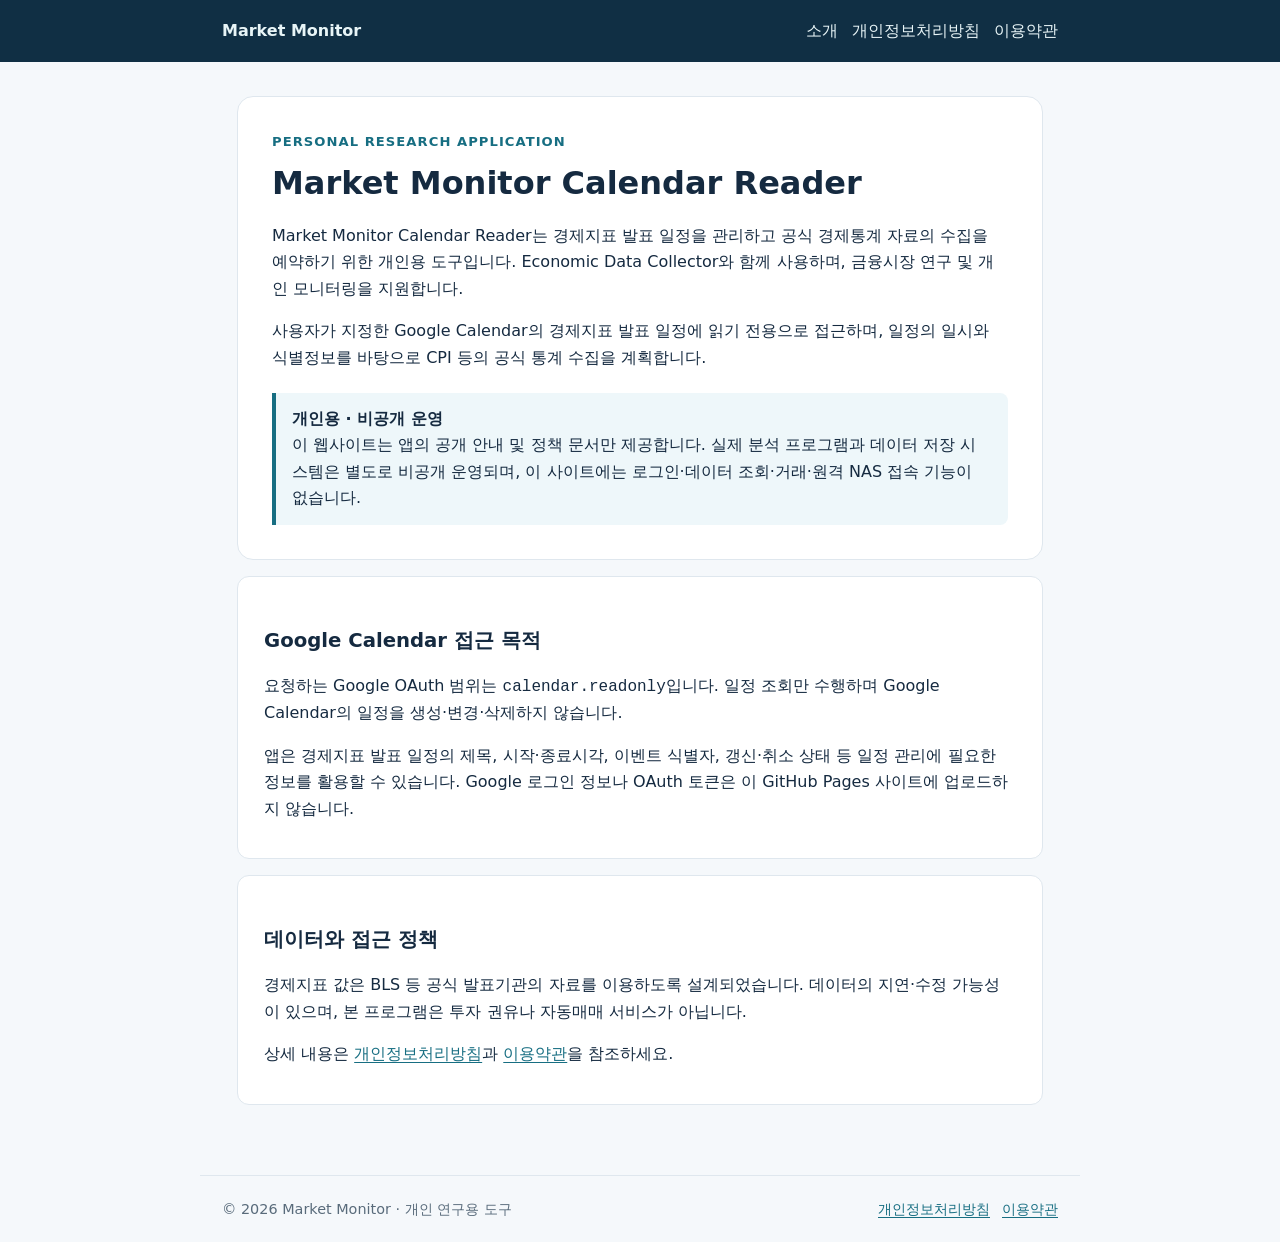
<file: index.html>
<!doctype html>
<html lang="ko">
<head>
<meta charset="utf-8">
<meta name="viewport" content="width=device-width,initial-scale=1">
<meta name="description" content="Market Monitor Calendar Reader 및 Economic Data Collector 개인용 애플리케이션 안내">
<title>Market Monitor Calendar Reader · 안내</title>
<link rel="stylesheet" href="style.css">
</head>
<body>
<header><div class="wrap"><a href="./"><strong>Market Monitor</strong></a><nav aria-label="메인 메뉴"><a href="./">소개</a><a href="privacy.html">개인정보처리방침</a><a href="terms.html">이용약관</a></nav></div></header>
<main>
<section class="hero">
<div class="eyebrow">Personal research application</div>
<h1>Market Monitor Calendar Reader</h1>
<p>Market Monitor Calendar Reader는 경제지표 발표 일정을 관리하고 공식 경제통계 자료의 수집을 예약하기 위한 개인용 도구입니다. Economic Data Collector와 함께 사용하며, 금융시장 연구 및 개인 모니터링을 지원합니다.</p>
<p>사용자가 지정한 Google Calendar의 경제지표 발표 일정에 읽기 전용으로 접근하며, 일정의 일시와 식별정보를 바탕으로 CPI 등의 공식 통계 수집을 계획합니다.</p>
<div class="notice"><strong>개인용 · 비공개 운영</strong><div>이 웹사이트는 앱의 공개 안내 및 정책 문서만 제공합니다. 실제 분석 프로그램과 데이터 저장 시스템은 별도로 비공개 운영되며, 이 사이트에는 로그인·데이터 조회·거래·원격 NAS 접속 기능이 없습니다.</div></div>
</section>
<section class="card"><h2>Google Calendar 접근 목적</h2><p>요청하는 Google OAuth 범위는 <code>calendar.readonly</code>입니다. 일정 조회만 수행하며 Google Calendar의 일정을 생성·변경·삭제하지 않습니다.</p><p>앱은 경제지표 발표 일정의 제목, 시작·종료시각, 이벤트 식별자, 갱신·취소 상태 등 일정 관리에 필요한 정보를 활용할 수 있습니다. Google 로그인 정보나 OAuth 토큰은 이 GitHub Pages 사이트에 업로드하지 않습니다.</p></section>
<section class="card"><h2>데이터와 접근 정책</h2><p>경제지표 값은 BLS 등 공식 발표기관의 자료를 이용하도록 설계되었습니다. 데이터의 지연·수정 가능성이 있으며, 본 프로그램은 투자 권유나 자동매매 서비스가 아닙니다.</p><p>상세 내용은 <a href="privacy.html">개인정보처리방침</a>과 <a href="terms.html">이용약관</a>을 참조하세요.</p></section>
</main>
<footer><span>© 2026 Market Monitor · 개인 연구용 도구</span><span><a href="privacy.html">개인정보처리방침</a><a href="terms.html">이용약관</a></span></footer>
</body>
</html>
</file>
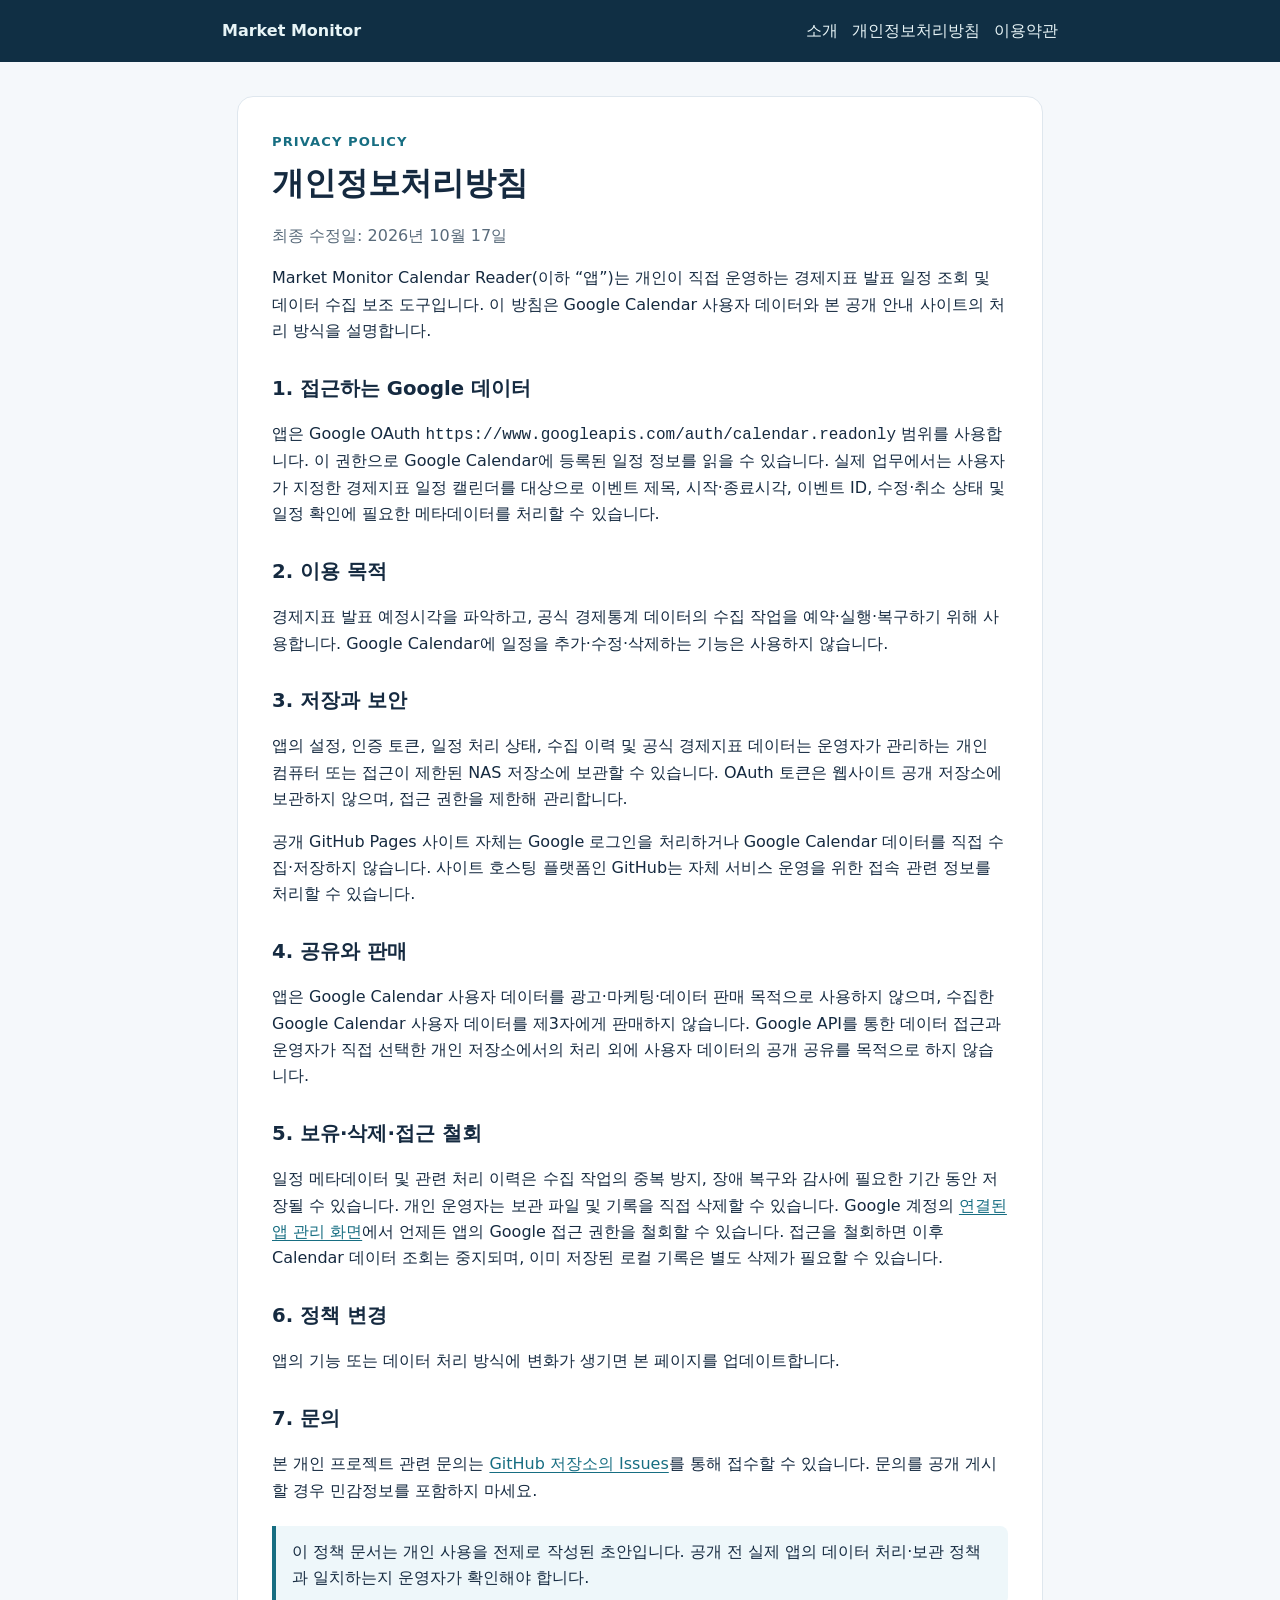
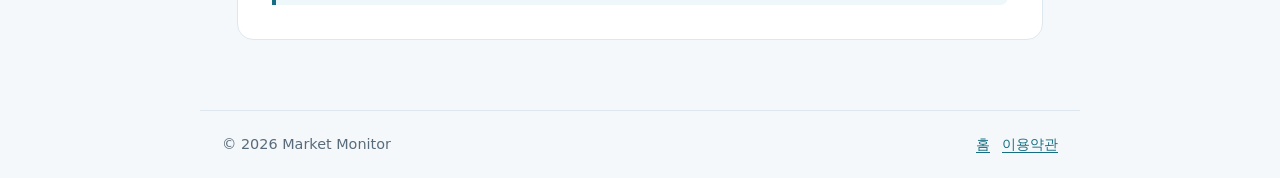
<file: privacy.html>
<!doctype html>
<html lang="ko">
<head><meta charset="utf-8"><meta name="viewport" content="width=device-width,initial-scale=1"><meta name="description" content="Market Monitor Calendar Reader 개인정보처리방침"><title>개인정보처리방침 · Market Monitor Calendar Reader</title><link rel="stylesheet" href="style.css"></head>
<body>
<header><div class="wrap"><a href="./"><strong>Market Monitor</strong></a><nav aria-label="메인 메뉴"><a href="./">소개</a><a href="privacy.html">개인정보처리방침</a><a href="terms.html">이용약관</a></nav></div></header>
<main><div class="hero"><div class="eyebrow">Privacy policy</div><h1>개인정보처리방침</h1><p class="muted">최종 수정일: 2026년 10월 17일</p>
<p>Market Monitor Calendar Reader(이하 “앱”)는 개인이 직접 운영하는 경제지표 발표 일정 조회 및 데이터 수집 보조 도구입니다. 이 방침은 Google Calendar 사용자 데이터와 본 공개 안내 사이트의 처리 방식을 설명합니다.</p>
<h2>1. 접근하는 Google 데이터</h2>
<p>앱은 Google OAuth <code>https://www.googleapis.com/auth/calendar.readonly</code> 범위를 사용합니다. 이 권한으로 Google Calendar에 등록된 일정 정보를 읽을 수 있습니다. 실제 업무에서는 사용자가 지정한 경제지표 일정 캘린더를 대상으로 이벤트 제목, 시작·종료시각, 이벤트 ID, 수정·취소 상태 및 일정 확인에 필요한 메타데이터를 처리할 수 있습니다.</p>
<h2>2. 이용 목적</h2><p>경제지표 발표 예정시각을 파악하고, 공식 경제통계 데이터의 수집 작업을 예약·실행·복구하기 위해 사용합니다. Google Calendar에 일정을 추가·수정·삭제하는 기능은 사용하지 않습니다.</p>
<h2>3. 저장과 보안</h2><p>앱의 설정, 인증 토큰, 일정 처리 상태, 수집 이력 및 공식 경제지표 데이터는 운영자가 관리하는 개인 컴퓨터 또는 접근이 제한된 NAS 저장소에 보관할 수 있습니다. OAuth 토큰은 웹사이트 공개 저장소에 보관하지 않으며, 접근 권한을 제한해 관리합니다.</p><p>공개 GitHub Pages 사이트 자체는 Google 로그인을 처리하거나 Google Calendar 데이터를 직접 수집·저장하지 않습니다. 사이트 호스팅 플랫폼인 GitHub는 자체 서비스 운영을 위한 접속 관련 정보를 처리할 수 있습니다.</p>
<h2>4. 공유와 판매</h2><p>앱은 Google Calendar 사용자 데이터를 광고·마케팅·데이터 판매 목적으로 사용하지 않으며, 수집한 Google Calendar 사용자 데이터를 제3자에게 판매하지 않습니다. Google API를 통한 데이터 접근과 운영자가 직접 선택한 개인 저장소에서의 처리 외에 사용자 데이터의 공개 공유를 목적으로 하지 않습니다.</p>
<h2>5. 보유·삭제·접근 철회</h2><p>일정 메타데이터 및 관련 처리 이력은 수집 작업의 중복 방지, 장애 복구와 감사에 필요한 기간 동안 저장될 수 있습니다. 개인 운영자는 보관 파일 및 기록을 직접 삭제할 수 있습니다. Google 계정의 <a href="https://myaccount.google.com/connections" rel="noopener noreferrer">연결된 앱 관리 화면</a>에서 언제든 앱의 Google 접근 권한을 철회할 수 있습니다. 접근을 철회하면 이후 Calendar 데이터 조회는 중지되며, 이미 저장된 로컬 기록은 별도 삭제가 필요할 수 있습니다.</p>
<h2>6. 정책 변경</h2><p>앱의 기능 또는 데이터 처리 방식에 변화가 생기면 본 페이지를 업데이트합니다.</p>
<h2>7. 문의</h2><p>본 개인 프로젝트 관련 문의는 <a href="https://github.com/HOONBOONG2/hoonboong2.github.io/issues">GitHub 저장소의 Issues</a>를 통해 접수할 수 있습니다. 문의를 공개 게시할 경우 민감정보를 포함하지 마세요.</p>
<div class="notice">이 정책 문서는 개인 사용을 전제로 작성된 초안입니다. 공개 전 실제 앱의 데이터 처리·보관 정책과 일치하는지 운영자가 확인해야 합니다.</div>
</div></main>
<footer><span>© 2026 Market Monitor</span><span><a href="./">홈</a><a href="terms.html">이용약관</a></span></footer>
</body></html>
</file>
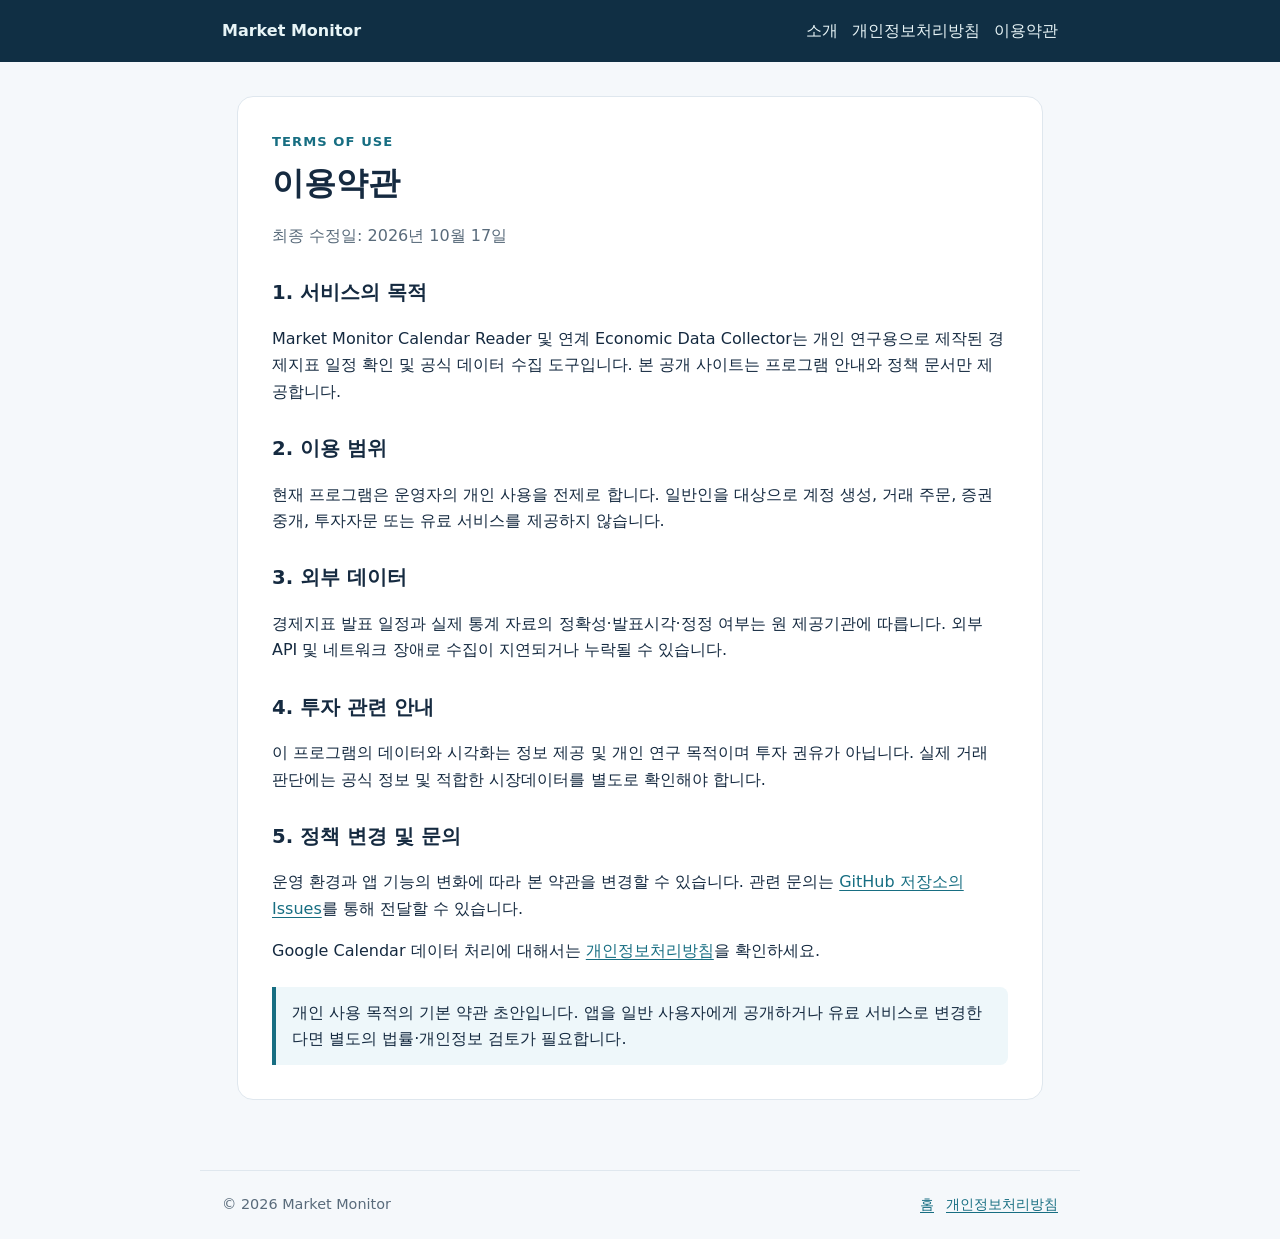
<file: terms.html>
<!doctype html>
<html lang="ko">
<head><meta charset="utf-8"><meta name="viewport" content="width=device-width,initial-scale=1"><meta name="description" content="Market Monitor Calendar Reader 이용약관"><title>이용약관 · Market Monitor Calendar Reader</title><link rel="stylesheet" href="style.css"></head>
<body>
<header><div class="wrap"><a href="./"><strong>Market Monitor</strong></a><nav aria-label="메인 메뉴"><a href="./">소개</a><a href="privacy.html">개인정보처리방침</a><a href="terms.html">이용약관</a></nav></div></header>
<main><div class="hero"><div class="eyebrow">Terms of use</div><h1>이용약관</h1><p class="muted">최종 수정일: 2026년 10월 17일</p>
<h2>1. 서비스의 목적</h2><p>Market Monitor Calendar Reader 및 연계 Economic Data Collector는 개인 연구용으로 제작된 경제지표 일정 확인 및 공식 데이터 수집 도구입니다. 본 공개 사이트는 프로그램 안내와 정책 문서만 제공합니다.</p>
<h2>2. 이용 범위</h2><p>현재 프로그램은 운영자의 개인 사용을 전제로 합니다. 일반인을 대상으로 계정 생성, 거래 주문, 증권 중개, 투자자문 또는 유료 서비스를 제공하지 않습니다.</p>
<h2>3. 외부 데이터</h2><p>경제지표 발표 일정과 실제 통계 자료의 정확성·발표시각·정정 여부는 원 제공기관에 따릅니다. 외부 API 및 네트워크 장애로 수집이 지연되거나 누락될 수 있습니다.</p>
<h2>4. 투자 관련 안내</h2><p>이 프로그램의 데이터와 시각화는 정보 제공 및 개인 연구 목적이며 투자 권유가 아닙니다. 실제 거래 판단에는 공식 정보 및 적합한 시장데이터를 별도로 확인해야 합니다.</p>
<h2>5. 정책 변경 및 문의</h2><p>운영 환경과 앱 기능의 변화에 따라 본 약관을 변경할 수 있습니다. 관련 문의는 <a href="https://github.com/HOONBOONG2/hoonboong2.github.io/issues">GitHub 저장소의 Issues</a>를 통해 전달할 수 있습니다.</p>
<p>Google Calendar 데이터 처리에 대해서는 <a href="privacy.html">개인정보처리방침</a>을 확인하세요.</p>
<div class="notice">개인 사용 목적의 기본 약관 초안입니다. 앱을 일반 사용자에게 공개하거나 유료 서비스로 변경한다면 별도의 법률·개인정보 검토가 필요합니다.</div>
</div></main>
<footer><span>© 2026 Market Monitor</span><span><a href="./">홈</a><a href="privacy.html">개인정보처리방침</a></span></footer>
</body></html>
</file>
<file: style.css>
:root{color-scheme:light;--ink:#152a40;--muted:#596b7b;--line:#dfe7ee;--bg:#f5f8fb;--white:#fff;--accent:#176e82}
*{box-sizing:border-box}html{font-family:system-ui,-apple-system,'Segoe UI',sans-serif;line-height:1.65;color:var(--ink);background:var(--bg)}body{margin:0}a{color:var(--accent);text-underline-offset:3px}header{background:#102f44;color:white;padding:18px 0}header .wrap{display:flex;gap:20px;align-items:center;justify-content:space-between;flex-wrap:wrap}header a{color:#e8f5f7;text-decoration:none}nav{display:flex;gap:14px;flex-wrap:wrap}main{max-width:850px;margin:34px auto 70px;padding:0 22px}.wrap{max-width:880px;padding:0 22px;margin:auto}.hero{padding:34px 34px;background:var(--white);border:1px solid var(--line);border-radius:16px}.eyebrow{font-size:.82rem;letter-spacing:.08em;color:var(--accent);text-transform:uppercase;font-weight:700}h1{line-height:1.25;font-size:2rem;margin:10px 0 20px}h2{font-size:1.23rem;margin:28px 0 8px}h3{font-size:1.04rem;margin-top:20px}p,li{font-size:1rem}.muted{color:var(--muted)}.notice{border-left:4px solid var(--accent);background:#eef7fa;padding:13px 16px;border-radius:0 8px 8px 0;margin-top:22px}.card{background:white;border:1px solid var(--line);border-radius:12px;padding:20px 26px;margin-top:16px}footer{border-top:1px solid var(--line);color:var(--muted);max-width:880px;margin:60px auto 0;padding:22px;display:flex;justify-content:space-between;gap:14px;flex-wrap:wrap;font-size:.9rem}footer a{margin-left:12px}@media(max-width:540px){main{margin:18px auto 35px}.hero{padding:23px 22px}h1{font-size:1.62rem}}
</file>
